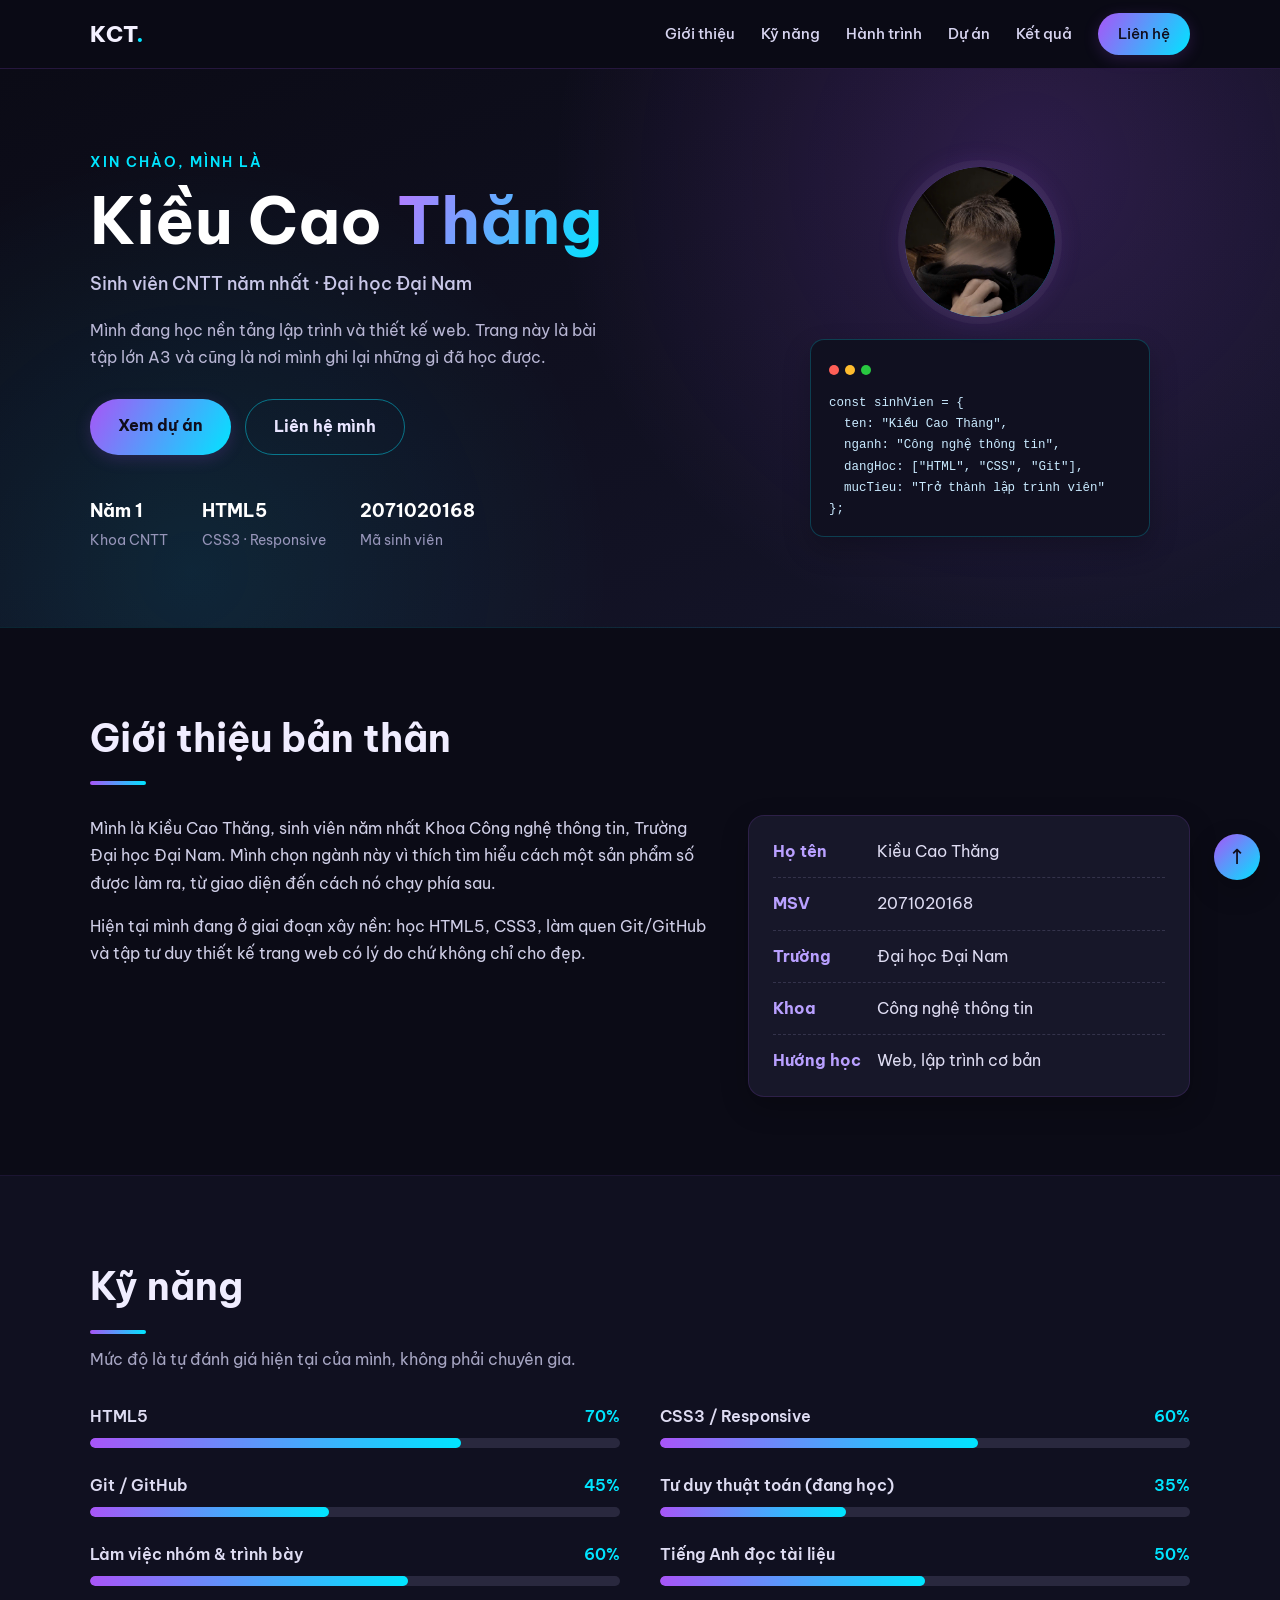
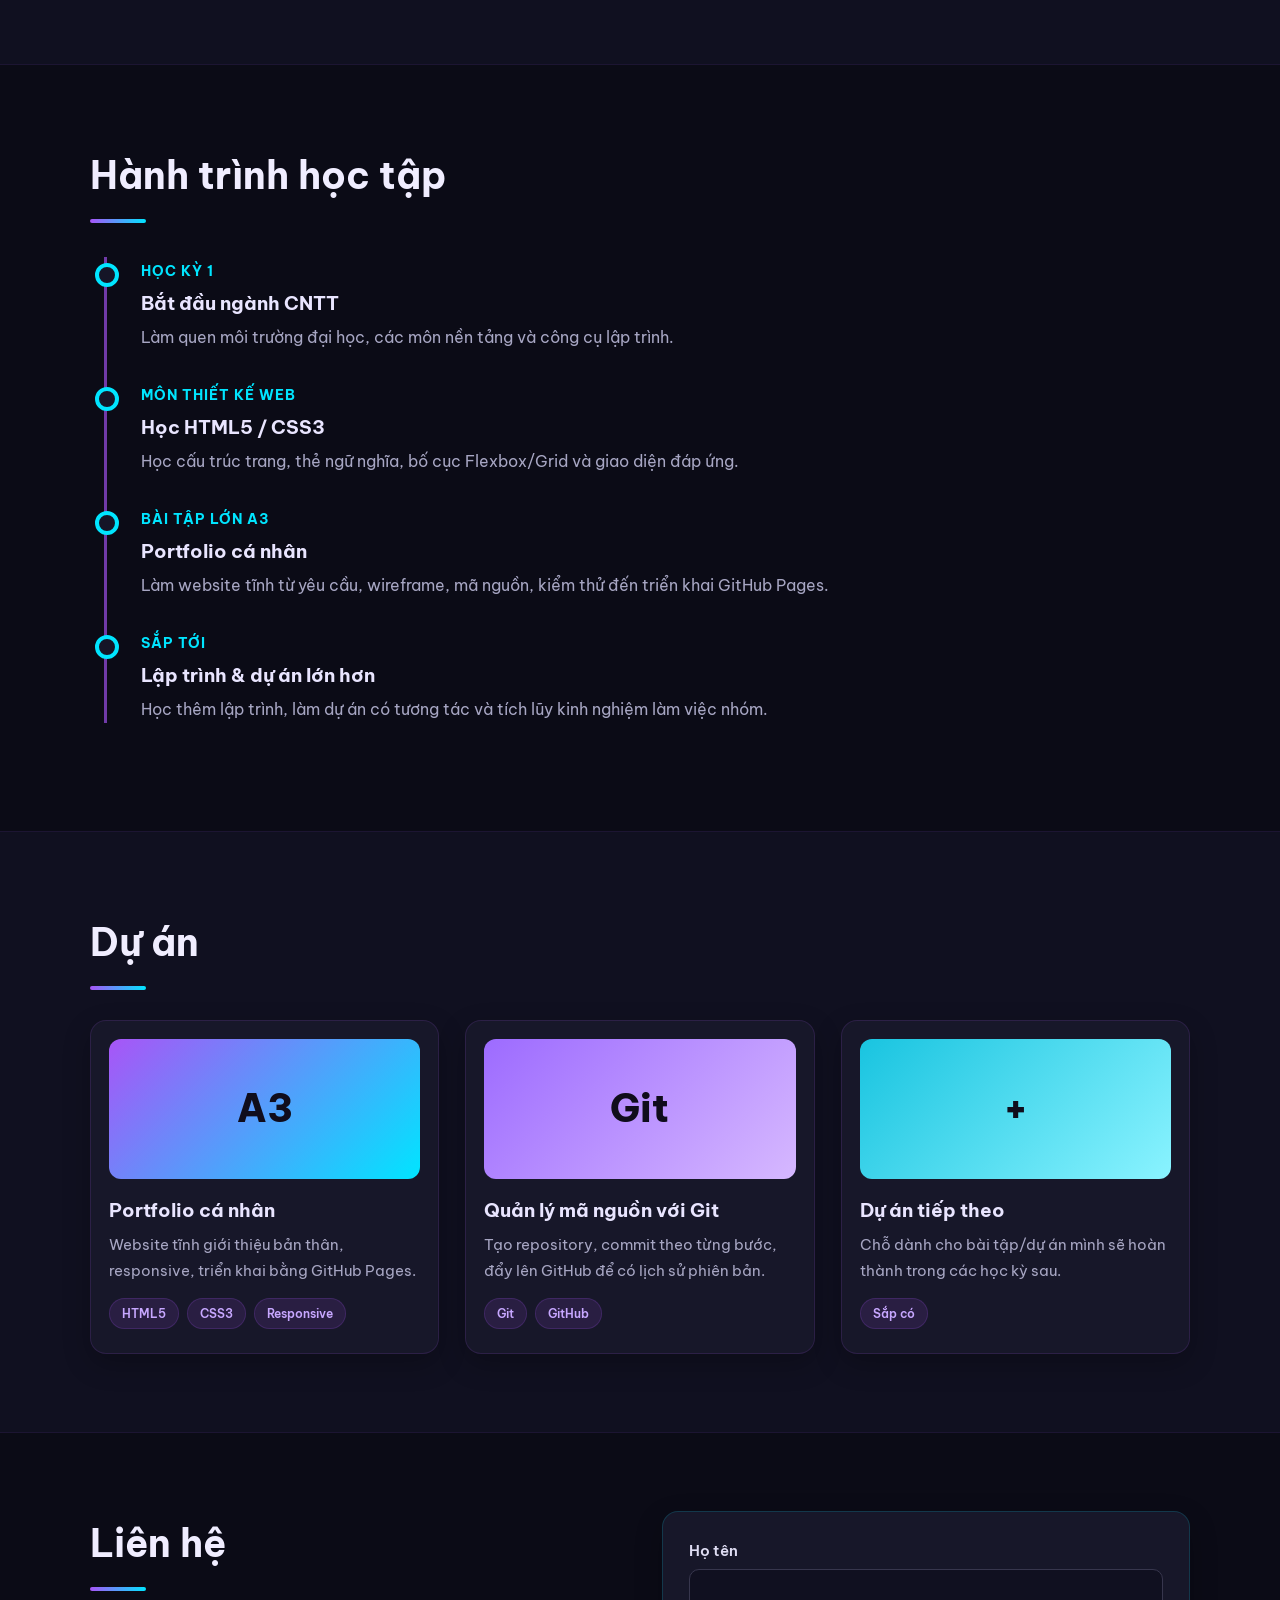
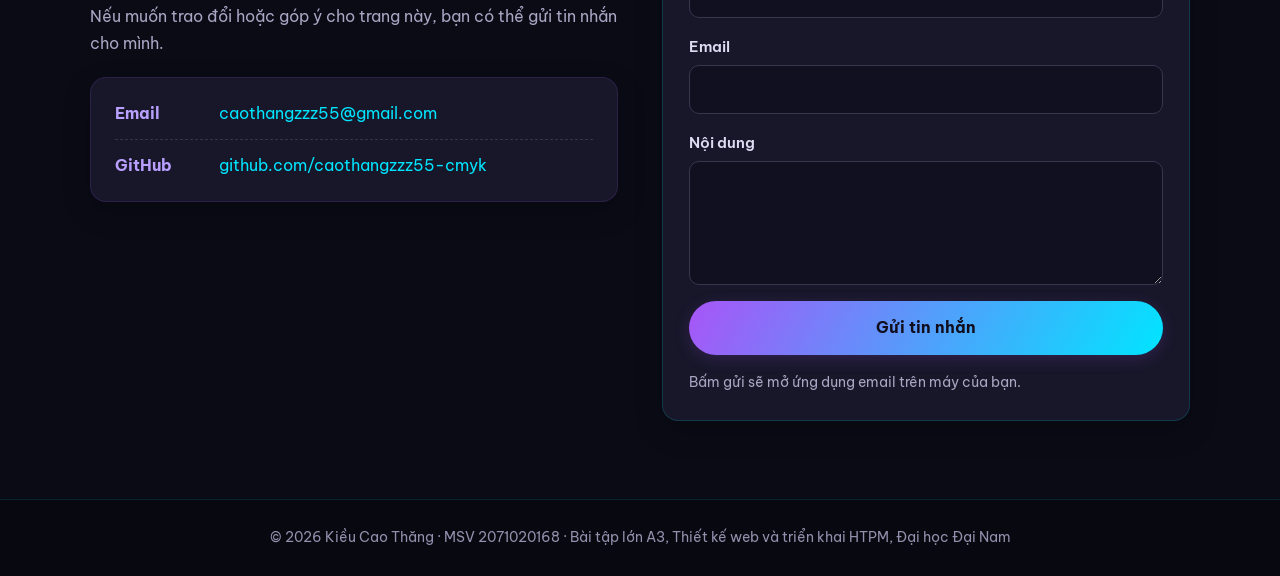
<file: index.html>
<!DOCTYPE html>
<html lang="vi">
<head>
  <meta charset="UTF-8">
  <meta name="viewport" content="width=device-width, initial-scale=1.0">
  <title>Kiều Cao Thăng | Portfolio</title>
  <meta name="description" content="Portfolio cá nhân của Kiều Cao Thăng - sinh viên năm nhất Khoa Công nghệ thông tin, Đại học Đại Nam.">
  <link rel="preconnect" href="https://fonts.googleapis.com">
  <link rel="preconnect" href="https://fonts.gstatic.com" crossorigin>
  <link href="https://fonts.googleapis.com/css2?family=Be+Vietnam+Pro:wght@400;500;600;700;800&display=swap" rel="stylesheet">
  <link rel="stylesheet" href="css/styles.css">
</head>
<body>
  <a class="skip" href="#main">Bỏ qua điều hướng</a>

  <!-- ===== HEADER / NAV ===== -->
  <header class="header" id="top">
    <nav class="nav container" aria-label="Điều hướng chính">
      <a href="#top" class="logo">KCT<span>.</span></a>
      <input type="checkbox" id="navToggle" class="nav-check" aria-label="Mở menu">
      <label for="navToggle" class="nav-toggle" aria-hidden="true"><span></span><span></span><span></span></label>
      <ul class="menu" id="menu">
        <li><a href="#about">Giới thiệu</a></li>
        <li><a href="#skills">Kỹ năng</a></li>
        <li><a href="#journey">Hành trình</a></li>
        <li><a href="#projects">Dự án</a></li>
        <li><a href="ket-qua.html">Kết quả</a></li>
        <li><a href="#contact" class="btn btn-small">Liên hệ</a></li>
      </ul>
    </nav>
  </header>

  <main id="main">
    <!-- ===== HERO ===== -->
    <section class="hero">
      <div class="container hero-grid">
        <div class="hero-text reveal">
          <p class="eyebrow">Xin chào, mình là</p>
          <h1>Kiều Cao <span class="grad">Thăng</span></h1>
          <p class="role">Sinh viên CNTT năm nhất · Đại học Đại Nam</p>
          <p class="lead">Mình đang học nền tảng lập trình và thiết kế web. Trang này là bài tập lớn A3 và cũng là nơi mình ghi lại những gì đã học được.</p>
          <div class="hero-actions">
            <a href="#projects" class="btn">Xem dự án</a>
            <a href="#contact" class="btn btn-ghost">Liên hệ mình</a>
          </div>
          <ul class="stats">
            <li><strong>Năm 1</strong><span>Khoa CNTT</span></li>
            <li><strong>HTML5</strong><span>CSS3 · Responsive</span></li>
            <li><strong>2071020168</strong><span>Mã sinh viên</span></li>
          </ul>
        </div>
        <div class="hero-card reveal" aria-hidden="true">
          <div class="avatar">KT<img src="assets/images/kct.jpg" alt="Ảnh chân dung Kiều Cao Thăng" onerror="this.remove()"></div>
          <div class="code-card">
            <span class="dot r"></span><span class="dot y"></span><span class="dot g"></span>
            <pre><code>const sinhVien = {
  ten: "Kiều Cao Thăng",
  nganh: "Công nghệ thông tin",
  dangHoc: ["HTML", "CSS", "Git"],
  mucTieu: "Trở thành lập trình viên"
};</code></pre>
          </div>
        </div>
      </div>
    </section>

    <!-- ===== ABOUT ===== -->
    <section class="section" id="about">
      <div class="container">
        <h2 class="reveal">Giới thiệu bản thân</h2>
        <div class="about-grid">
          <div class="reveal">
            <p>Mình là Kiều Cao Thăng, sinh viên năm nhất Khoa Công nghệ thông tin, Trường Đại học Đại Nam. Mình chọn ngành này vì thích tìm hiểu cách một sản phẩm số được làm ra, từ giao diện đến cách nó chạy phía sau.</p>
            <p>Hiện tại mình đang ở giai đoạn xây nền: học HTML5, CSS3, làm quen Git/GitHub và tập tư duy thiết kế trang web có lý do chứ không chỉ cho đẹp.</p>
          </div>
          <ul class="facts reveal">
            <li><b>Họ tên</b> Kiều Cao Thăng</li>
            <li><b>MSV</b> 2071020168</li>
            <li><b>Trường</b> Đại học Đại Nam</li>
            <li><b>Khoa</b> Công nghệ thông tin</li>
            <li><b>Hướng học</b> Web, lập trình cơ bản</li>
          </ul>
        </div>
      </div>
    </section>

    <!-- ===== SKILLS ===== -->
    <section class="section alt" id="skills">
      <div class="container">
        <h2 class="reveal">Kỹ năng</h2>
        <p class="sub reveal">Mức độ là tự đánh giá hiện tại của mình, không phải chuyên gia.</p>
        <div class="skills-grid">
          <div class="skill reveal"><div class="skill-head"><span>HTML5</span><em>70%</em></div><div class="bar"><i style="--w:70%"></i></div></div>
          <div class="skill reveal"><div class="skill-head"><span>CSS3 / Responsive</span><em>60%</em></div><div class="bar"><i style="--w:60%"></i></div></div>
          <div class="skill reveal"><div class="skill-head"><span>Git / GitHub</span><em>45%</em></div><div class="bar"><i style="--w:45%"></i></div></div>
          <div class="skill reveal"><div class="skill-head"><span>Tư duy thuật toán (đang học)</span><em>35%</em></div><div class="bar"><i style="--w:35%"></i></div></div>
          <div class="skill reveal"><div class="skill-head"><span>Làm việc nhóm &amp; trình bày</span><em>60%</em></div><div class="bar"><i style="--w:60%"></i></div></div>
          <div class="skill reveal"><div class="skill-head"><span>Tiếng Anh đọc tài liệu</span><em>50%</em></div><div class="bar"><i style="--w:50%"></i></div></div>
        </div>
      </div>
    </section>

    <!-- ===== JOURNEY ===== -->
    <section class="section" id="journey">
      <div class="container">
        <h2 class="reveal">Hành trình học tập</h2>
        <ol class="timeline">
          <li class="reveal"><time>Học kỳ 1</time><h3>Bắt đầu ngành CNTT</h3><p>Làm quen môi trường đại học, các môn nền tảng và công cụ lập trình.</p></li>
          <li class="reveal"><time>Môn Thiết kế web</time><h3>Học HTML5 / CSS3</h3><p>Học cấu trúc trang, thẻ ngữ nghĩa, bố cục Flexbox/Grid và giao diện đáp ứng.</p></li>
          <li class="reveal"><time>Bài tập lớn A3</time><h3>Portfolio cá nhân</h3><p>Làm website tĩnh từ yêu cầu, wireframe, mã nguồn, kiểm thử đến triển khai GitHub Pages.</p></li>
          <li class="reveal"><time>Sắp tới</time><h3>Lập trình &amp; dự án lớn hơn</h3><p>Học thêm lập trình, làm dự án có tương tác và tích lũy kinh nghiệm làm việc nhóm.</p></li>
        </ol>
      </div>
    </section>

    <!-- ===== PROJECTS ===== -->
    <section class="section alt" id="projects">
      <div class="container">
        <h2 class="reveal">Dự án</h2>
        <div class="cards">
          <article class="card reveal">
            <div class="thumb t1">A3</div>
            <h3>Portfolio cá nhân</h3>
            <p>Website tĩnh giới thiệu bản thân, responsive, triển khai bằng GitHub Pages.</p>
            <ul class="tags"><li>HTML5</li><li>CSS3</li><li>Responsive</li></ul>
          </article>
          <article class="card reveal">
            <div class="thumb t2">Git</div>
            <h3>Quản lý mã nguồn với Git</h3>
            <p>Tạo repository, commit theo từng bước, đẩy lên GitHub để có lịch sử phiên bản.</p>
            <ul class="tags"><li>Git</li><li>GitHub</li></ul>
          </article>
          <article class="card reveal">
            <div class="thumb t3">+</div>
            <h3>Dự án tiếp theo</h3>
            <p>Chỗ dành cho bài tập/dự án mình sẽ hoàn thành trong các học kỳ sau.</p>
            <ul class="tags"><li>Sắp có</li></ul>
          </article>
        </div>
      </div>
    </section>

    <!-- ===== CONTACT ===== -->
    <section class="section" id="contact">
      <div class="container contact">
        <div class="reveal">
          <h2>Liên hệ</h2>
          <p>Nếu muốn trao đổi hoặc góp ý cho trang này, bạn có thể gửi tin nhắn cho mình.</p>
          <ul class="facts">
            <li><b>Email</b> <a href="mailto:caothangzzz55@gmail.com">caothangzzz55@gmail.com</a></li>
            <li><b>GitHub</b> <a href="https://github.com/caothangzzz55-cmyk" target="_blank" rel="noopener">github.com/caothangzzz55-cmyk</a></li>
          </ul>
        </div>
        <form class="form reveal" action="mailto:caothangzzz55@gmail.com" method="post" enctype="text/plain">
          <label>Họ tên<input type="text" name="ho_ten" required autocomplete="name"></label>
          <label>Email<input type="email" name="email" required autocomplete="email"></label>
          <label>Nội dung<textarea name="noi_dung" rows="4" minlength="5" required></textarea></label>
          <button class="btn" type="submit">Gửi tin nhắn</button>
          <p class="form-hint">Bấm gửi sẽ mở ứng dụng email trên máy của bạn.</p>
        </form>
      </div>
    </section>
  </main>

  <footer class="footer">
    <div class="container">
      <p>© 2026 Kiều Cao Thăng · MSV 2071020168 · Bài tập lớn A3, Thiết kế web và triển khai HTPM, Đại học Đại Nam</p>
    </div>
  </footer>

  <a class="to-top" href="#top" aria-label="Lên đầu trang">↑</a>
</body>
</html>
</file>
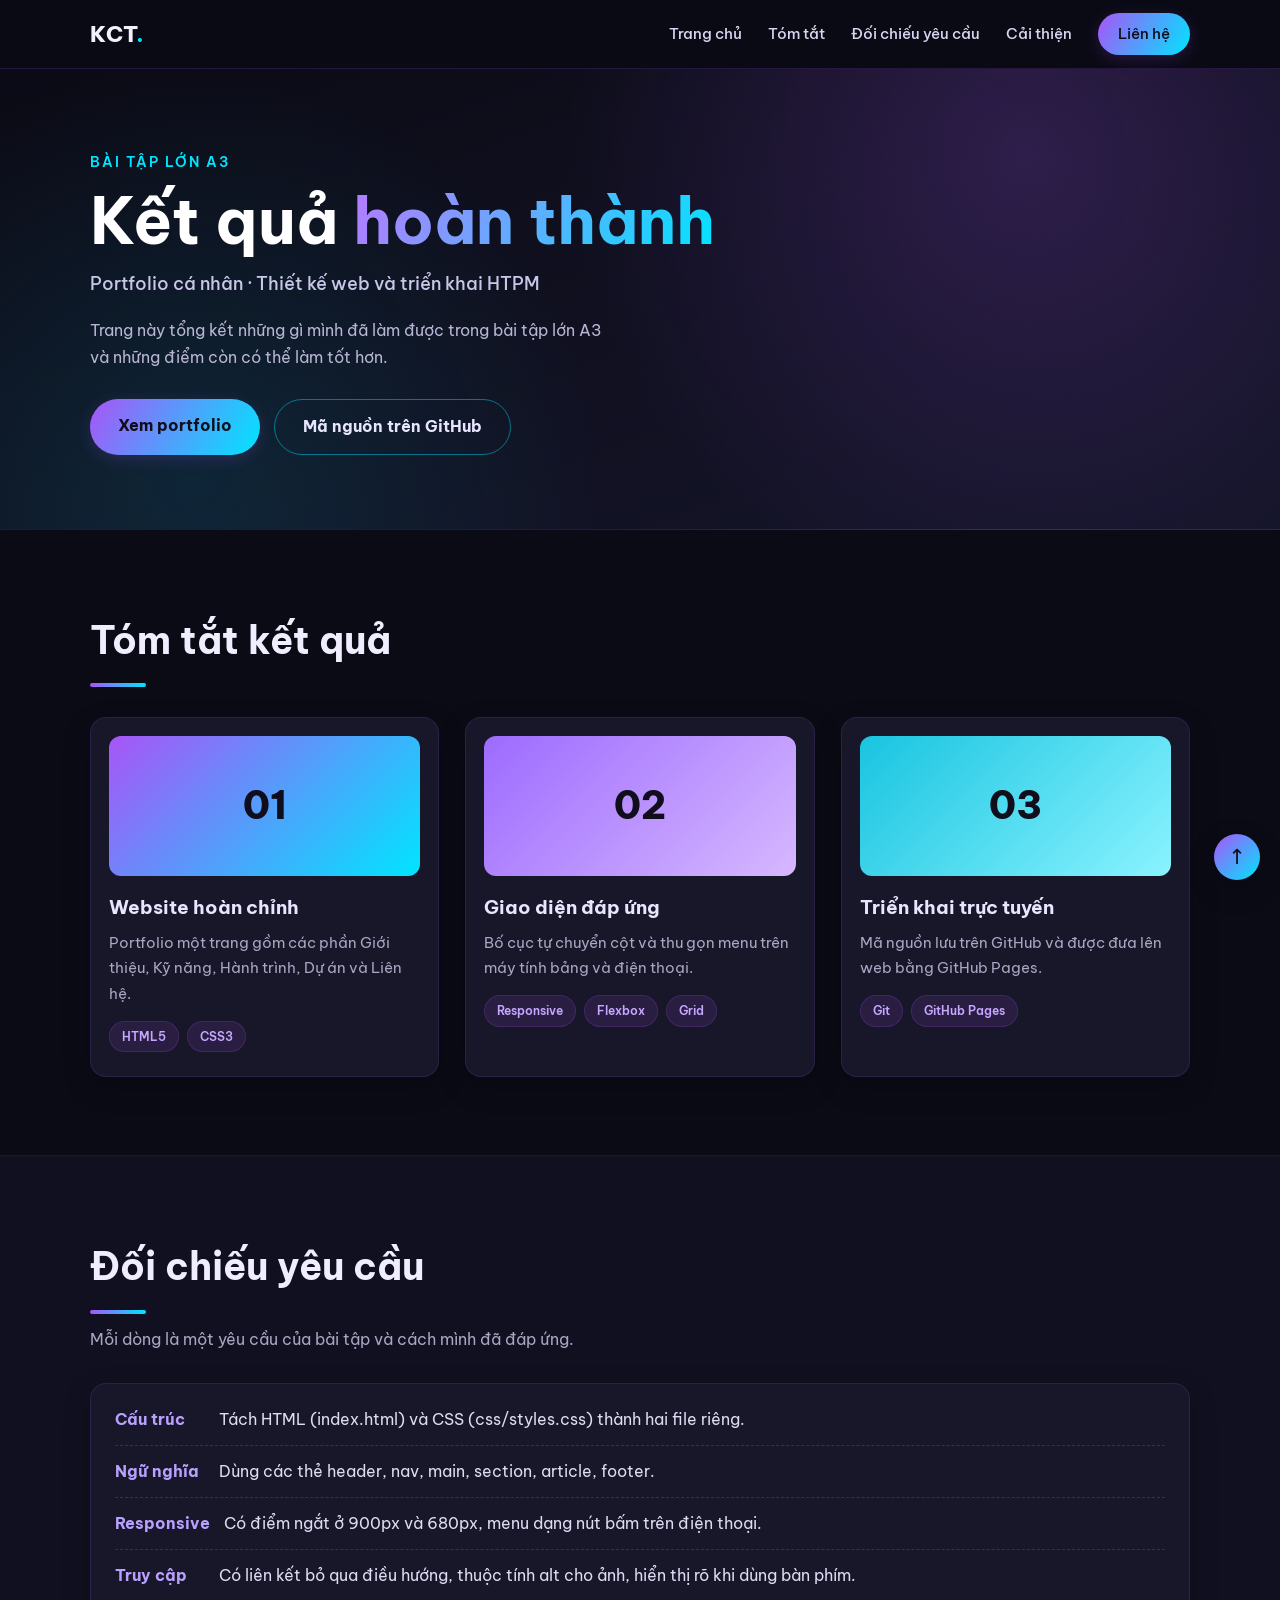
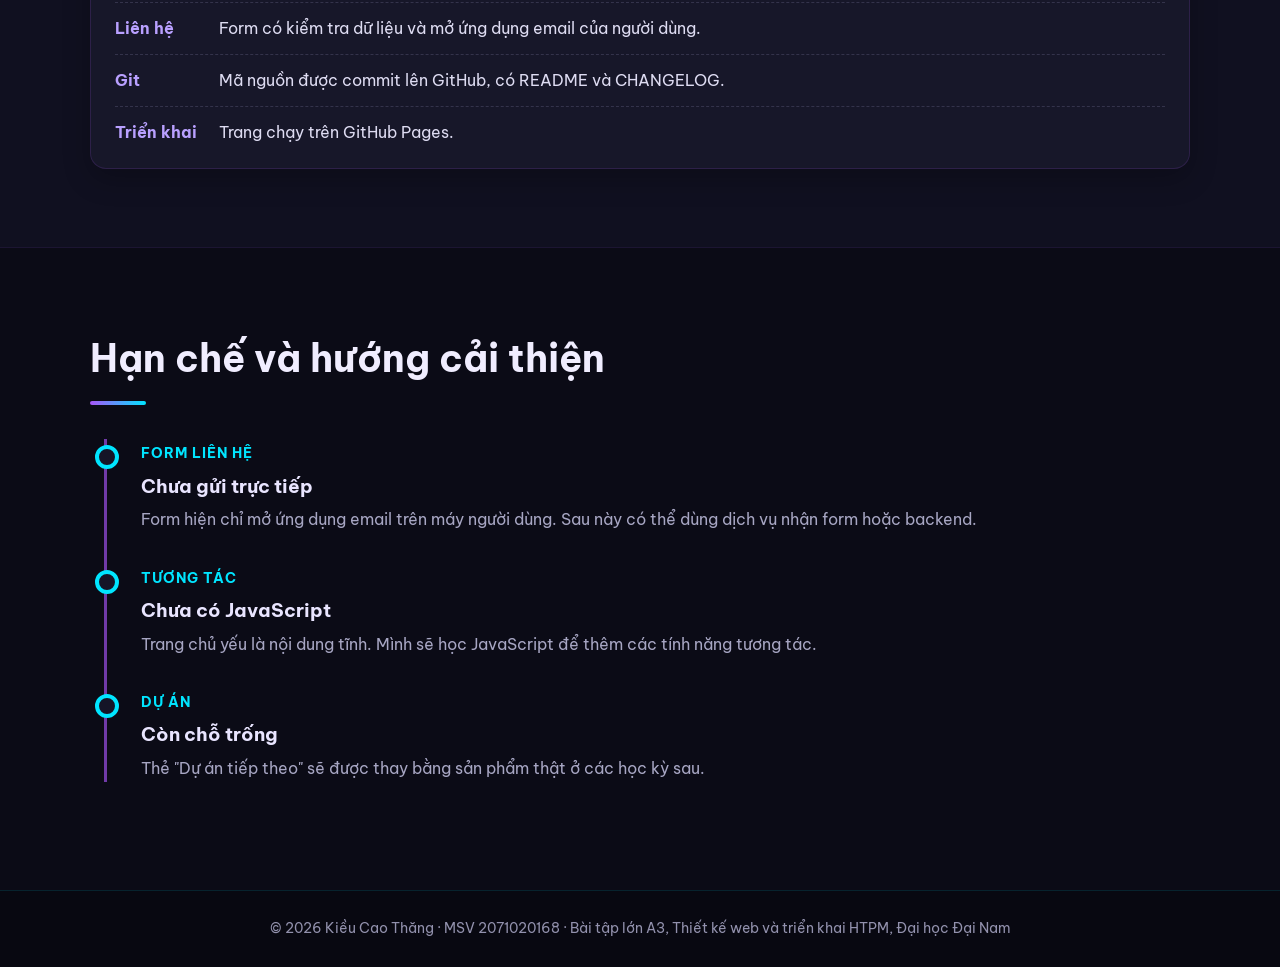
<file: ket-qua.html>
<!DOCTYPE html>
<html lang="vi">
<head>
  <meta charset="UTF-8">
  <meta name="viewport" content="width=device-width, initial-scale=1.0">
  <title>Kết quả bài tập lớn A3 | Kiều Cao Thăng</title>
  <meta name="description" content="Tổng kết kết quả bài tập lớn A3 - Portfolio cá nhân của Kiều Cao Thăng, Đại học Đại Nam.">
  <link rel="preconnect" href="https://fonts.googleapis.com">
  <link rel="preconnect" href="https://fonts.gstatic.com" crossorigin>
  <link href="https://fonts.googleapis.com/css2?family=Be+Vietnam+Pro:wght@400;500;600;700;800&display=swap" rel="stylesheet">
  <link rel="stylesheet" href="css/styles.css">
</head>
<body>
  <a class="skip" href="#main">Bỏ qua điều hướng</a>

  <header class="header" id="top">
    <nav class="nav container" aria-label="Điều hướng chính">
      <a href="index.html" class="logo">KCT<span>.</span></a>
      <input type="checkbox" id="navToggle" class="nav-check" aria-label="Mở menu">
      <label for="navToggle" class="nav-toggle" aria-hidden="true"><span></span><span></span><span></span></label>
      <ul class="menu" id="menu">
        <li><a href="index.html">Trang chủ</a></li>
        <li><a href="#tomtat">Tóm tắt</a></li>
        <li><a href="#yeucau">Đối chiếu yêu cầu</a></li>
        <li><a href="#caithien">Cải thiện</a></li>
        <li><a href="index.html#contact" class="btn btn-small">Liên hệ</a></li>
      </ul>
    </nav>
  </header>

  <main id="main">
    <section class="hero">
      <div class="container">
        <div class="hero-text reveal">
          <p class="eyebrow">Bài tập lớn A3</p>
          <h1>Kết quả <span class="grad">hoàn thành</span></h1>
          <p class="role">Portfolio cá nhân · Thiết kế web và triển khai HTPM</p>
          <p class="lead">Trang này tổng kết những gì mình đã làm được trong bài tập lớn A3 và những điểm còn có thể làm tốt hơn.</p>
          <div class="hero-actions">
            <a href="index.html" class="btn">Xem portfolio</a>
            <a href="https://github.com/caothangzzz55-cmyk/fit4014-a3-Portfolio" class="btn btn-ghost" target="_blank" rel="noopener">Mã nguồn trên GitHub</a>
          </div>
        </div>
      </div>
    </section>

    <section class="section" id="tomtat">
      <div class="container">
        <h2 class="reveal">Tóm tắt kết quả</h2>
        <div class="cards">
          <article class="card reveal">
            <div class="thumb t1">01</div>
            <h3>Website hoàn chỉnh</h3>
            <p>Portfolio một trang gồm các phần Giới thiệu, Kỹ năng, Hành trình, Dự án và Liên hệ.</p>
            <ul class="tags"><li>HTML5</li><li>CSS3</li></ul>
          </article>
          <article class="card reveal">
            <div class="thumb t2">02</div>
            <h3>Giao diện đáp ứng</h3>
            <p>Bố cục tự chuyển cột và thu gọn menu trên máy tính bảng và điện thoại.</p>
            <ul class="tags"><li>Responsive</li><li>Flexbox</li><li>Grid</li></ul>
          </article>
          <article class="card reveal">
            <div class="thumb t3">03</div>
            <h3>Triển khai trực tuyến</h3>
            <p>Mã nguồn lưu trên GitHub và được đưa lên web bằng GitHub Pages.</p>
            <ul class="tags"><li>Git</li><li>GitHub Pages</li></ul>
          </article>
        </div>
      </div>
    </section>

    <section class="section alt" id="yeucau">
      <div class="container">
        <h2 class="reveal">Đối chiếu yêu cầu</h2>
        <p class="sub reveal">Mỗi dòng là một yêu cầu của bài tập và cách mình đã đáp ứng.</p>
        <ul class="facts reveal">
          <li><b>Cấu trúc</b> Tách HTML (index.html) và CSS (css/styles.css) thành hai file riêng.</li>
          <li><b>Ngữ nghĩa</b> Dùng các thẻ header, nav, main, section, article, footer.</li>
          <li><b>Responsive</b> Có điểm ngắt ở 900px và 680px, menu dạng nút bấm trên điện thoại.</li>
          <li><b>Truy cập</b> Có liên kết bỏ qua điều hướng, thuộc tính alt cho ảnh, hiển thị rõ khi dùng bàn phím.</li>
          <li><b>Liên hệ</b> Form có kiểm tra dữ liệu và mở ứng dụng email của người dùng.</li>
          <li><b>Git</b> Mã nguồn được commit lên GitHub, có README và CHANGELOG.</li>
          <li><b>Triển khai</b> Trang chạy trên GitHub Pages.</li>
        </ul>
      </div>
    </section>

    <section class="section" id="caithien">
      <div class="container">
        <h2 class="reveal">Hạn chế và hướng cải thiện</h2>
        <ol class="timeline">
          <li class="reveal"><time>Form liên hệ</time><h3>Chưa gửi trực tiếp</h3><p>Form hiện chỉ mở ứng dụng email trên máy người dùng. Sau này có thể dùng dịch vụ nhận form hoặc backend.</p></li>
          <li class="reveal"><time>Tương tác</time><h3>Chưa có JavaScript</h3><p>Trang chủ yếu là nội dung tĩnh. Mình sẽ học JavaScript để thêm các tính năng tương tác.</p></li>
          <li class="reveal"><time>Dự án</time><h3>Còn chỗ trống</h3><p>Thẻ "Dự án tiếp theo" sẽ được thay bằng sản phẩm thật ở các học kỳ sau.</p></li>
        </ol>
      </div>
    </section>
  </main>

  <footer class="footer">
    <div class="container">
      <p>© 2026 Kiều Cao Thăng · MSV 2071020168 · Bài tập lớn A3, Thiết kế web và triển khai HTPM, Đại học Đại Nam</p>
    </div>
  </footer>

  <a class="to-top" href="#top" aria-label="Lên đầu trang">↑</a>
</body>
</html>
</file>
<file: css/styles.css>
/* Bảng màu tím neon và xanh cyan */
:root{
  --navy:#0b0b16;
  --navy-2:#15152a;
  --orange:#a855f7;
  --orange-2:#00e5ff;
  --bg:#0b0b16;
  --bg-alt:#101020;
  --text:#ecebff;
  --muted:#a7a6c3;
  --white:#19192b;
  --radius:16px;
  --shadow:0 10px 28px rgba(0,0,0,.24);
}
*{box-sizing:border-box;margin:0;padding:0}
html{scroll-behavior:smooth;scroll-padding-top:76px}
body{font-family:'Be Vietnam Pro',system-ui,-apple-system,Segoe UI,Roboto,sans-serif;background:var(--bg);color:var(--text);line-height:1.7}
img{max-width:100%;display:block}
a{color:var(--orange-2);text-decoration:none}
ul,ol{list-style:none}
.container{width:min(1100px,92%);margin-inline:auto}
.skip{position:absolute;left:-999px;top:0;background:var(--navy);color:#fff;padding:8px 14px;z-index:200}
.skip:focus{left:8px;top:8px}
:focus-visible{outline:3px solid var(--orange-2);outline-offset:3px}

/* Header */
.header{position:sticky;top:0;z-index:100;background:rgba(11,11,22,.94);backdrop-filter:blur(8px);border-bottom:1px solid rgba(168,85,247,.18)}
.nav{display:flex;align-items:center;justify-content:space-between;height:68px}
.logo{color:#f4f1ff;font-weight:800;font-size:1.4rem;letter-spacing:1px}
.logo span{color:var(--orange-2)}
.menu{display:flex;align-items:center;gap:26px}
.menu a{color:#d8d5f1;font-weight:500;font-size:.95rem;transition:color .2s}
.menu a:hover{color:var(--orange-2)}
.nav-check{position:absolute;opacity:0;width:1px}
.nav-toggle{display:none;cursor:pointer;padding:8px}
.nav-check:focus-visible + .nav-toggle{outline:3px solid var(--orange-2);outline-offset:3px}
.nav-toggle span{display:block;width:24px;height:2px;background:#fff;margin:5px 0;transition:.3s}

/* Buttons */
.btn{display:inline-block;background:linear-gradient(120deg,var(--orange),var(--orange-2));color:#100d1c!important;font-weight:600;padding:13px 28px;border-radius:999px;border:0;cursor:pointer;font:inherit;font-weight:700;box-shadow:0 4px 16px rgba(168,85,247,.18);transition:transform .2s,box-shadow .2s}
.btn:hover{transform:translateY(-2px);box-shadow:0 7px 20px rgba(0,229,255,.18)}
.btn-small{padding:8px 20px;font-size:.9rem}
.btn-ghost{background:transparent;color:#e8e5ff!important;border:1px solid rgba(0,229,255,.45);box-shadow:none}
.btn-ghost:hover{background:rgba(0,229,255,.08);box-shadow:none}

/* Hero */
.hero{background:radial-gradient(circle at 80% 18%,rgba(168,85,247,.20),transparent 42%),radial-gradient(circle at 15% 90%,rgba(0,229,255,.10),transparent 35%),linear-gradient(160deg,var(--navy),var(--navy-2));color:#fff;padding:82px 0 74px;border-bottom:1px solid rgba(0,229,255,.12)}
.hero-grid{display:grid;grid-template-columns:1.2fr .8fr;gap:50px;align-items:center}
.eyebrow{color:var(--orange-2);font-weight:600;letter-spacing:2px;text-transform:uppercase;font-size:.85rem}
h1{font-size:clamp(2.4rem,6vw,4rem);line-height:1.15;margin:10px 0}
.grad{background:linear-gradient(120deg,#b879ff,#00e5ff);-webkit-background-clip:text;background-clip:text;color:transparent}
.role{font-size:1.15rem;color:#c9c7e8;font-weight:500}
.lead{margin:18px 0 28px;color:#b8b6d4;max-width:520px}
.hero-actions{display:flex;gap:14px;flex-wrap:wrap}
.stats{display:flex;gap:34px;margin-top:40px;flex-wrap:wrap}
.stats strong{display:block;font-size:1.15rem;color:#fff}
.stats span{font-size:.85rem;color:#9695b9}
.hero-card{position:relative;display:flex;flex-direction:column;align-items:center;gap:22px}
.avatar{position:relative;overflow:hidden;width:150px;height:150px;border-radius:50%;display:grid;place-items:center;font-size:3rem;font-weight:800;background:linear-gradient(135deg,#a855f7,#00e5ff);color:#0b0b16;box-shadow:0 0 0 7px rgba(255,255,255,.04),0 0 28px rgba(168,85,247,.18);animation:float 6s ease-in-out infinite}
.avatar img{position:absolute;inset:0;width:100%;height:100%;object-fit:cover;object-position:center top}
.code-card{background:#101020;border:1px solid rgba(0,229,255,.22);border-radius:14px;padding:16px 18px;width:100%;max-width:340px;box-shadow:0 12px 28px rgba(0,0,0,.22)}
.code-card pre{font-family:Consolas,Monaco,monospace;font-size:.78rem;color:#c9eaff;margin-top:10px;overflow-x:auto}
.dot{display:inline-block;width:10px;height:10px;border-radius:50%;margin-right:6px}
.dot.r{background:#ff5f57}.dot.y{background:#febc2e}.dot.g{background:#28c840}
@keyframes float{50%{transform:translateY(-7px)}}

/* Sections */
.section{padding:78px 0;background:var(--bg)}
.section.alt{background:var(--bg-alt);border-top:1px solid rgba(168,85,247,.08);border-bottom:1px solid rgba(168,85,247,.08)}
h2{font-size:clamp(1.8rem,4vw,2.4rem);color:#f0edff;margin-bottom:12px;position:relative}
h2::after{content:"";display:block;width:56px;height:4px;border-radius:4px;background:linear-gradient(90deg,var(--orange),var(--orange-2));margin-top:10px}
.sub{color:var(--muted);margin-bottom:30px}
.about-grid{display:grid;grid-template-columns:1.4fr 1fr;gap:40px;margin-top:30px}
.about-grid p{margin-bottom:16px;color:#d0cfe7}
.facts{background:#171729;border:1px solid rgba(168,85,247,.15);border-radius:var(--radius);box-shadow:var(--shadow);padding:10px 24px}
.facts li{padding:12px 0;border-bottom:1px dashed #34334b;display:flex;gap:14px;color:#dedcf2}
.facts li:last-child{border:0}
.facts b{min-width:90px;color:#b9a0ff}

/* Skills */
.skills-grid{display:grid;grid-template-columns:repeat(2,1fr);gap:24px 40px}
.skill-head{display:flex;justify-content:space-between;font-weight:600;margin-bottom:8px;color:#dedcf2}
.skill-head em{font-style:normal;color:var(--orange-2)}
.bar{height:10px;background:#29283e;border-radius:99px;overflow:hidden}
@keyframes fill{from{width:0}to{width:var(--w)}}
.bar i{display:block;height:100%;width:var(--w);background:linear-gradient(90deg,var(--orange),var(--orange-2));border-radius:99px;animation:fill 1.2s ease both}

/* Timeline */
.timeline{position:relative;margin:34px 0 0 14px;padding-left:34px;border-left:3px solid rgba(168,85,247,.65)}
.timeline li{position:relative;margin-bottom:30px}
.timeline li::before{content:"";position:absolute;left:-46px;top:6px;width:16px;height:16px;border-radius:50%;background:#151527;border:4px solid var(--orange-2)}
.timeline time{font-size:.85rem;color:var(--orange-2);font-weight:700;text-transform:uppercase;letter-spacing:1px}
.timeline h3{color:#e9e5ff;margin:4px 0}
.timeline p{color:var(--muted)}

/* Project cards */
.cards{display:grid;grid-template-columns:repeat(3,1fr);gap:26px;margin-top:30px}
.card{background:#171729;border:1px solid rgba(168,85,247,.14);border-radius:var(--radius);box-shadow:var(--shadow);padding:18px 18px 24px;transition:transform .2s,border-color .2s}
.card:hover{transform:translateY(-3px);border-color:rgba(0,229,255,.42);box-shadow:0 12px 28px rgba(0,0,0,.22)}
.thumb{height:140px;border-radius:12px;display:grid;place-items:center;font-size:2.4rem;font-weight:800;color:#100d1c;margin-bottom:16px}
.t1{background:linear-gradient(135deg,#a855f7,#00e5ff)}
.t2{background:linear-gradient(135deg,#9d6bff,#d6b8ff)}
.t3{background:linear-gradient(135deg,#19c4e0,#8af3ff)}
.card h3{color:#e9e5ff;margin-bottom:6px}
.card p{color:var(--muted);font-size:.95rem}
.tags{display:flex;flex-wrap:wrap;gap:8px;margin-top:14px}
.tags li{background:rgba(168,85,247,.12);border:1px solid rgba(168,85,247,.18);color:#c7a7ff;font-size:.78rem;font-weight:600;padding:4px 12px;border-radius:99px}

/* Contact */
.contact{display:grid;grid-template-columns:1fr 1fr;gap:44px}
.contact p{color:var(--muted);margin-bottom:20px}
.form{background:#171729;border:1px solid rgba(0,229,255,.16);padding:26px;border-radius:var(--radius);box-shadow:var(--shadow);display:grid;gap:16px}
.form label{display:grid;gap:6px;font-weight:600;font-size:.92rem;color:#dedcf2}
.form input,.form textarea{font:inherit;padding:11px 14px;border:1px solid #37364d;border-radius:10px;background:#101020;color:#f1eeff}
.form input:focus,.form textarea:focus{outline:none;border-color:var(--orange-2);box-shadow:0 0 0 2px rgba(0,229,255,.10)}
.form-hint{font-size:.85rem;margin:0!important}
.form input:user-invalid,.form textarea:user-invalid{border-color:#d93025}

/* Footer + to top */
.footer{background:#080811;color:#9291ad;text-align:center;padding:26px 0;font-size:.88rem;border-top:1px solid rgba(0,229,255,.12)}
.to-top{position:fixed;right:20px;bottom:20px;width:46px;height:46px;border-radius:50%;display:grid;place-items:center;background:linear-gradient(135deg,var(--orange),var(--orange-2));color:#100d1c;font-size:1.3rem;box-shadow:var(--shadow);text-decoration:none}

/* Chuyển động nhẹ khi cuộn */
@keyframes rise{from{opacity:0;transform:translateY(18px)}to{opacity:1;transform:none}}
.reveal{animation:rise .7s ease both}

/* Responsive */
@media (max-width:900px){
  .hero-grid,.about-grid,.contact{grid-template-columns:1fr}
  .cards{grid-template-columns:1fr 1fr}
  .skills-grid{grid-template-columns:1fr}
}
@media (max-width:680px){
  .nav-toggle{display:block}
  .menu{position:absolute;top:68px;left:0;right:0;background:var(--navy);flex-direction:column;align-items:flex-start;padding:0 5%;gap:0;max-height:0;overflow:hidden;transition:max-height .35s ease}
  .nav-check:checked ~ .menu{max-height:380px;padding-bottom:16px}
  .menu li{width:100%;padding:12px 0;border-bottom:1px solid rgba(255,255,255,.08)}
  .cards{grid-template-columns:1fr}
  .hero{padding:60px 0}
  .section{padding:60px 0}
  .stats{gap:22px}
}
@media (prefers-reduced-motion:reduce){
  html{scroll-behavior:auto}
  *{animation:none!important;transition:none!important}
  .reveal{opacity:1;transform:none}
}
/* Tránh tràn ngang trên màn hình nhỏ */
.about-grid > *,.contact > *,.hero-grid > *{min-width:0}
.facts li{flex-wrap:wrap}
.facts a{overflow-wrap:anywhere}
@media (max-width:900px){
  .hero-grid,.about-grid,.contact{grid-template-columns:minmax(0,1fr)}
}
</file>
